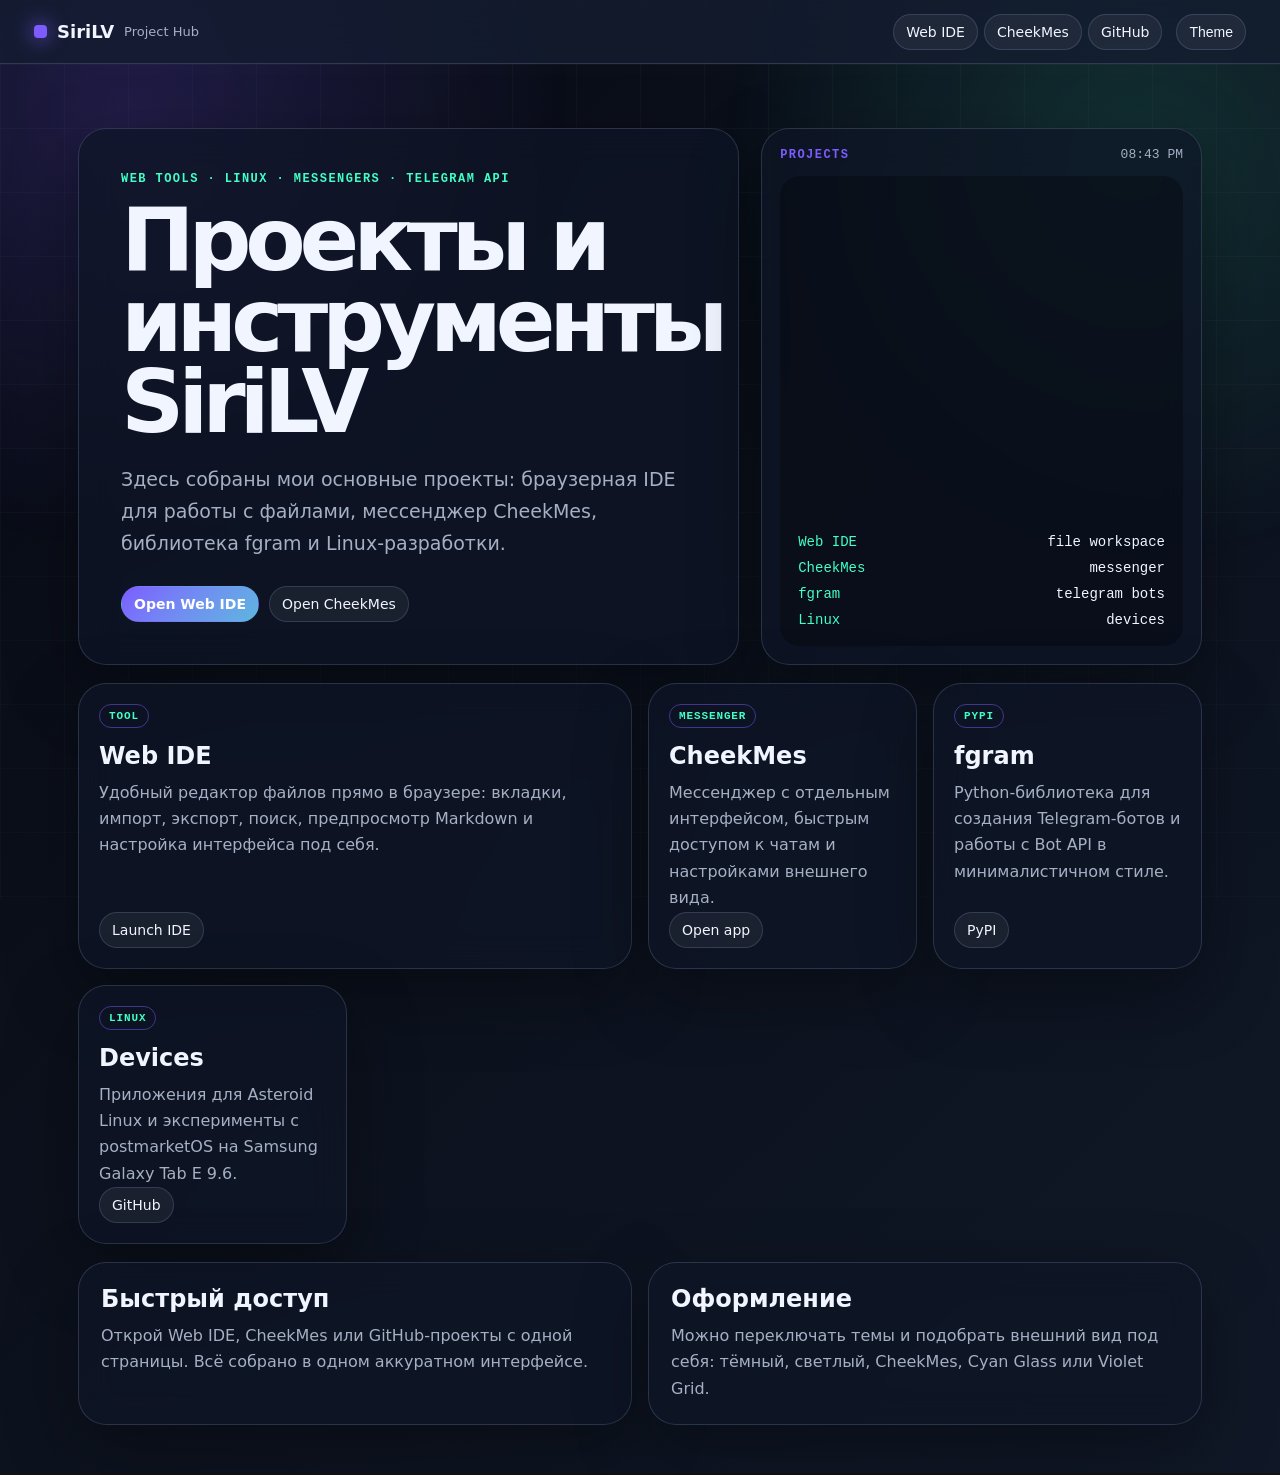
<file: index.html>
<!doctype html>
<html lang="ru" data-theme="dark" data-bg="mesh">
<head>
  <meta charset="utf-8">
  <meta name="viewport" content="width=device-width, initial-scale=1, viewport-fit=cover">
  <meta name="theme-color" content="#080b14">
  <meta name="description" content="SiriLV project hub: Web IDE, CheekMes, fgram and Linux projects.">
  <title>SiriLV Hub</title>
  <link rel="icon" type="image/svg+xml" href="/favicon.svg?v=20260620-4">
  <link rel="alternate icon" href="/favicon.ico?v=20260620-4">
  <link rel="stylesheet" href="style.css?v=20260620-10">
</head>
<body>
  <div class="bg" aria-hidden="true"></div>
  <header class="topbar">
    <a class="brand" href="/"><span></span><b>SiriLV</b><em>Project Hub</em></a>
    <nav class="nav" aria-label="Projects">
      <a href="/web/">Web IDE</a>
      <a href="/cheekmes/">CheekMes</a>
      <a href="https://github.com/SiriLV" target="_blank" rel="noopener">GitHub</a>
    </nav>
    <button id="themeBtn" class="ghost" type="button">Theme</button>
  </header>

  <main class="page">
    <section class="hero">
      <div class="hero-copy">
        <p class="eyebrow">web tools · linux · messengers · telegram api</p>
        <h1>Проекты и инструменты SiriLV</h1>
        <p class="lead">Здесь собраны мои основные проекты: браузерная IDE для работы с файлами, мессенджер CheekMes, библиотека fgram и Linux-разработки.</p>
        <div class="hero-actions">
          <a class="primary" href="/web/">Open Web IDE</a>
          <a class="secondary" href="/cheekmes/">Open CheekMes</a>
        </div>
      </div>
      <aside class="system-card">
        <div class="card-head"><b>PROJECTS</b><span id="clock">--:--</span></div>
        <div class="terminal-mini" aria-label="Project status">
          <p><span>Web IDE</span> file workspace</p>
          <p><span>CheekMes</span> messenger</p>
          <p><span>fgram</span> telegram bots</p>
          <p><span>Linux</span> devices</p>
        </div>
      </aside>
    </section>

    <section class="grid" aria-label="Core projects">
      <article class="project-card featured">
        <div class="tag">TOOL</div>
        <h2>Web IDE</h2>
        <p>Удобный редактор файлов прямо в браузере: вкладки, импорт, экспорт, поиск, предпросмотр Markdown и настройка интерфейса под себя.</p>
        <a href="/web/">Launch IDE</a>
      </article>
      <article class="project-card">
        <div class="tag">MESSENGER</div>
        <h2>CheekMes</h2>
        <p>Мессенджер с отдельным интерфейсом, быстрым доступом к чатам и настройками внешнего вида.</p>
        <a href="/cheekmes/">Open app</a>
      </article>
      <article class="project-card">
        <div class="tag">PYPI</div>
        <h2>fgram</h2>
        <p>Python-библиотека для создания Telegram-ботов и работы с Bot API в минималистичном стиле.</p>
        <a href="https://pypi.org/project/fgram/" target="_blank" rel="noopener">PyPI</a>
      </article>
      <article class="project-card">
        <div class="tag">LINUX</div>
        <h2>Devices</h2>
        <p>Приложения для Asteroid Linux и эксперименты с postmarketOS на Samsung Galaxy Tab E 9.6.</p>
        <a href="https://github.com/SiriLV" target="_blank" rel="noopener">GitHub</a>
      </article>
    </section>

    <section class="panel-row">
      <article class="panel">
        <h2>Быстрый доступ</h2>
        <p>Открой Web IDE, CheekMes или GitHub-проекты с одной страницы. Всё собрано в одном аккуратном интерфейсе.</p>
      </article>
      <article class="panel">
        <h2>Оформление</h2>
        <p>Можно переключать темы и подобрать внешний вид под себя: тёмный, светлый, CheekMes, Cyan Glass или Violet Grid.</p>
      </article>
    </section>
  </main>

  <section id="themePanel" class="theme-panel" hidden>
    <b>Theme</b>
    <button type="button" data-theme="dark">Dark</button>
    <button type="button" data-theme="cheek">CheekMes</button>
    <button type="button" data-theme="cyan">Cyan Glass</button>
    <button type="button" data-theme="violet">Violet Grid</button>
    <button type="button" data-theme="light">Light</button>
  </section>

  <script src="script.js?v=20260620-10" defer></script>
</body>
</html>
</file>
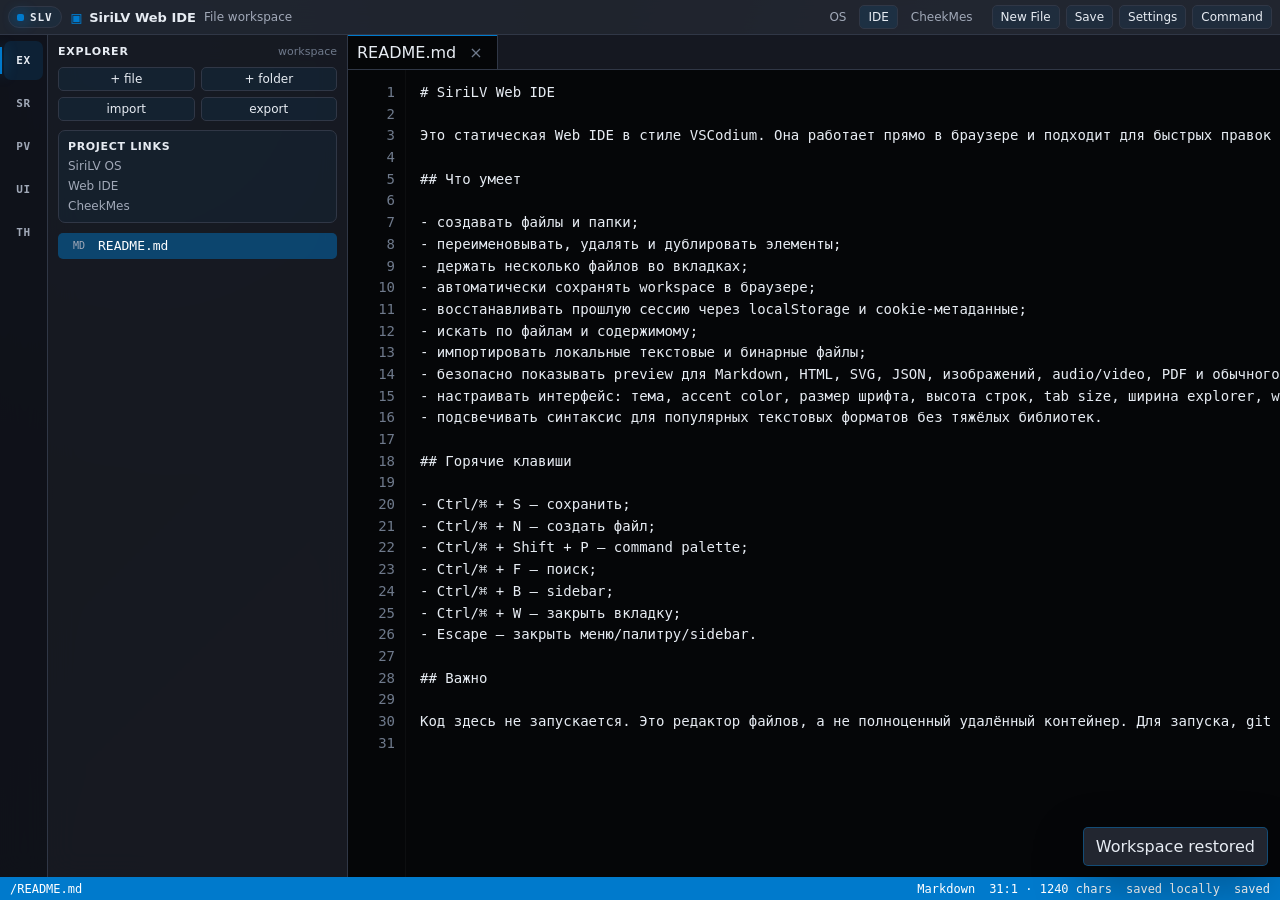
<file: web/index.html>
<!doctype html><html lang="ru"><head><meta charset="utf-8"><meta name="viewport" content="width=device-width, initial-scale=1, viewport-fit=cover"><meta name="theme-color" content="#1f1f1f"><meta name="description" content="SiriLV Web IDE — browser editor for working with files on any device."><title>SiriLV Web IDE</title><link rel="icon" type="image/svg+xml" href="favicon.svg"><link rel="stylesheet" href="styles.css?v=20260620-8"></head><body><div class="ide-shell" data-sidebar="explorer"><header class="titlebar"><button id="toggleSidebar" class="title-icon mobile-only" type="button" aria-label="Open sidebar">MENU</button><div class="system-badge" aria-hidden="true"><span></span><b>SLV</b></div><div class="brand"><span class="brand-mark">▣</span><b>SiriLV Web IDE</b><span>File workspace</span></div><nav class="project-switcher" aria-label="Project switcher"><a href="/">OS</a><a href="/web/" aria-current="page">IDE</a><a href="/cheekmes/">CheekMes</a></nav><nav class="title-actions" aria-label="Project actions"><button id="newFileTop" type="button">New File</button><button id="saveTop" type="button">Save</button><button id="settingsTop" type="button">Settings</button><button id="paletteTop" type="button">Command</button></nav></header><aside class="activitybar" aria-label="Activity bar"><button class="activity active" type="button" data-panel="explorer" title="Explorer">EX</button><button class="activity" type="button" data-panel="search" title="Search">SR</button><button class="activity" type="button" data-action="preview" title="Preview">PV</button><button class="activity" type="button" data-panel="settings" title="Settings">UI</button><button class="activity" type="button" data-action="theme" title="Theme">TH</button></aside><aside id="sidebar" class="sidebar" aria-label="Side bar"><section class="side-panel" data-panel-view="explorer"><div class="side-head"><b>Explorer</b><span id="workspaceName">workspace</span></div><div class="explorer-actions"><button id="newFileSide" type="button" title="New file">+ file</button><button id="newFolderSide" type="button" title="New folder">+ folder</button><button id="importSide" type="button" title="Import files">import</button><button id="exportSide" type="button" title="Export workspace">export</button></div><div class="ecosystem-card"><b>Project links</b><a href="/">SiriLV OS</a><a href="/web/">Web IDE</a><a href="/cheekmes/">CheekMes</a></div><div id="fileTree" class="file-tree" role="tree"></div></section><section class="side-panel" data-panel-view="search" hidden><div class="side-head"><b>Search</b><span>workspace</span></div><input id="searchInput" class="input" type="search" placeholder="Search files and content"><div id="searchResults" class="search-results"></div></section><section class="side-panel" data-panel-view="settings" hidden><div class="side-head"><b>Settings</b><span>interface</span></div><div class="settings-grid"><label>Theme<select id="setTheme"><option value="dark">Dark</option><option value="light">Light</option><option value="contrast">High contrast</option><option value="cheek">CheekMes</option><option value="cyan">Cyan Glass</option><option value="violet">Violet Grid</option></select></label><label>Accent<input id="setAccent" type="color"></label><label>Background<select id="setBgMode"><option value="solid">Solid</option><option value="gradient">Gradient</option><option value="mesh">Mesh</option></select></label><label>Background A<input id="setBgA" type="color"></label><label>Background B<input id="setBgB" type="color"></label><label>Font size<input id="setFontSize" type="range" min="12" max="22"></label><label>Line height<input id="setLineHeight" type="range" min="120" max="190"></label><label>Tab size<input id="setTabSize" type="number" min="2" max="8"></label><label>Explorer width<input id="setSidebarWidth" type="range" min="240" max="440"></label><label class="check"><input id="setWordWrap" type="checkbox"> Word wrap</label><label class="check"><input id="setCompact" type="checkbox"> Compact UI</label><label class="check"><input id="setAutosave" type="checkbox"> Autosave</label></div><div class="settings-actions"><button id="resetSettings" type="button">Reset settings</button><button id="resetWorkspace" type="button">Reset workspace</button></div></section></aside><main class="editor-area" aria-label="Editor area"><div id="tabs" class="tabs" role="tablist"></div><section id="emptyState" class="empty-state" hidden><h1>SiriLV Web IDE</h1><p>No file is open. Create or select a file in Explorer.</p><button id="emptyNewFile" type="button">Create file</button></section><section id="editorWrap" class="editor-wrap"><pre id="lineNumbers" class="line-numbers" aria-hidden="true">1</pre><textarea id="editor" class="editor" spellcheck="false" autocomplete="off" autocapitalize="off" aria-label="Code editor"></textarea></section></main><aside id="previewPanel" class="preview-panel" hidden><header><b id="previewTitle">Preview</b><button id="closePreview" type="button" aria-label="Close preview">×</button></header><div id="previewBody" class="preview-body"></div></aside><footer class="statusbar"><span id="statusPath">/README.md</span><span id="statusLang">Markdown</span><span id="statusStats">1:1 · 0 chars</span><span id="statusStorage">saved locally</span><span id="statusSaved">saved</span></footer></div><div id="contextMenu" class="context-menu" hidden></div><div id="toast" class="toast" role="status" aria-live="polite"></div><section id="commandModal" class="modal" hidden><div class="modal-card"><header><b>Command Palette</b><button id="closeCommands" type="button" aria-label="Close command palette">×</button></header><input id="commandInput" class="input" type="search" placeholder="Type a command"><div id="commandList" class="command-list"></div></div></section><input id="fileInput" type="file" multiple hidden><script src="app.js?v=20260620-8" defer></script><script src="ide-integration.js?v=20260620-10" defer></script><script src="ui-cleanup.js?v=20260620-1" defer></script></body></html>
</file>
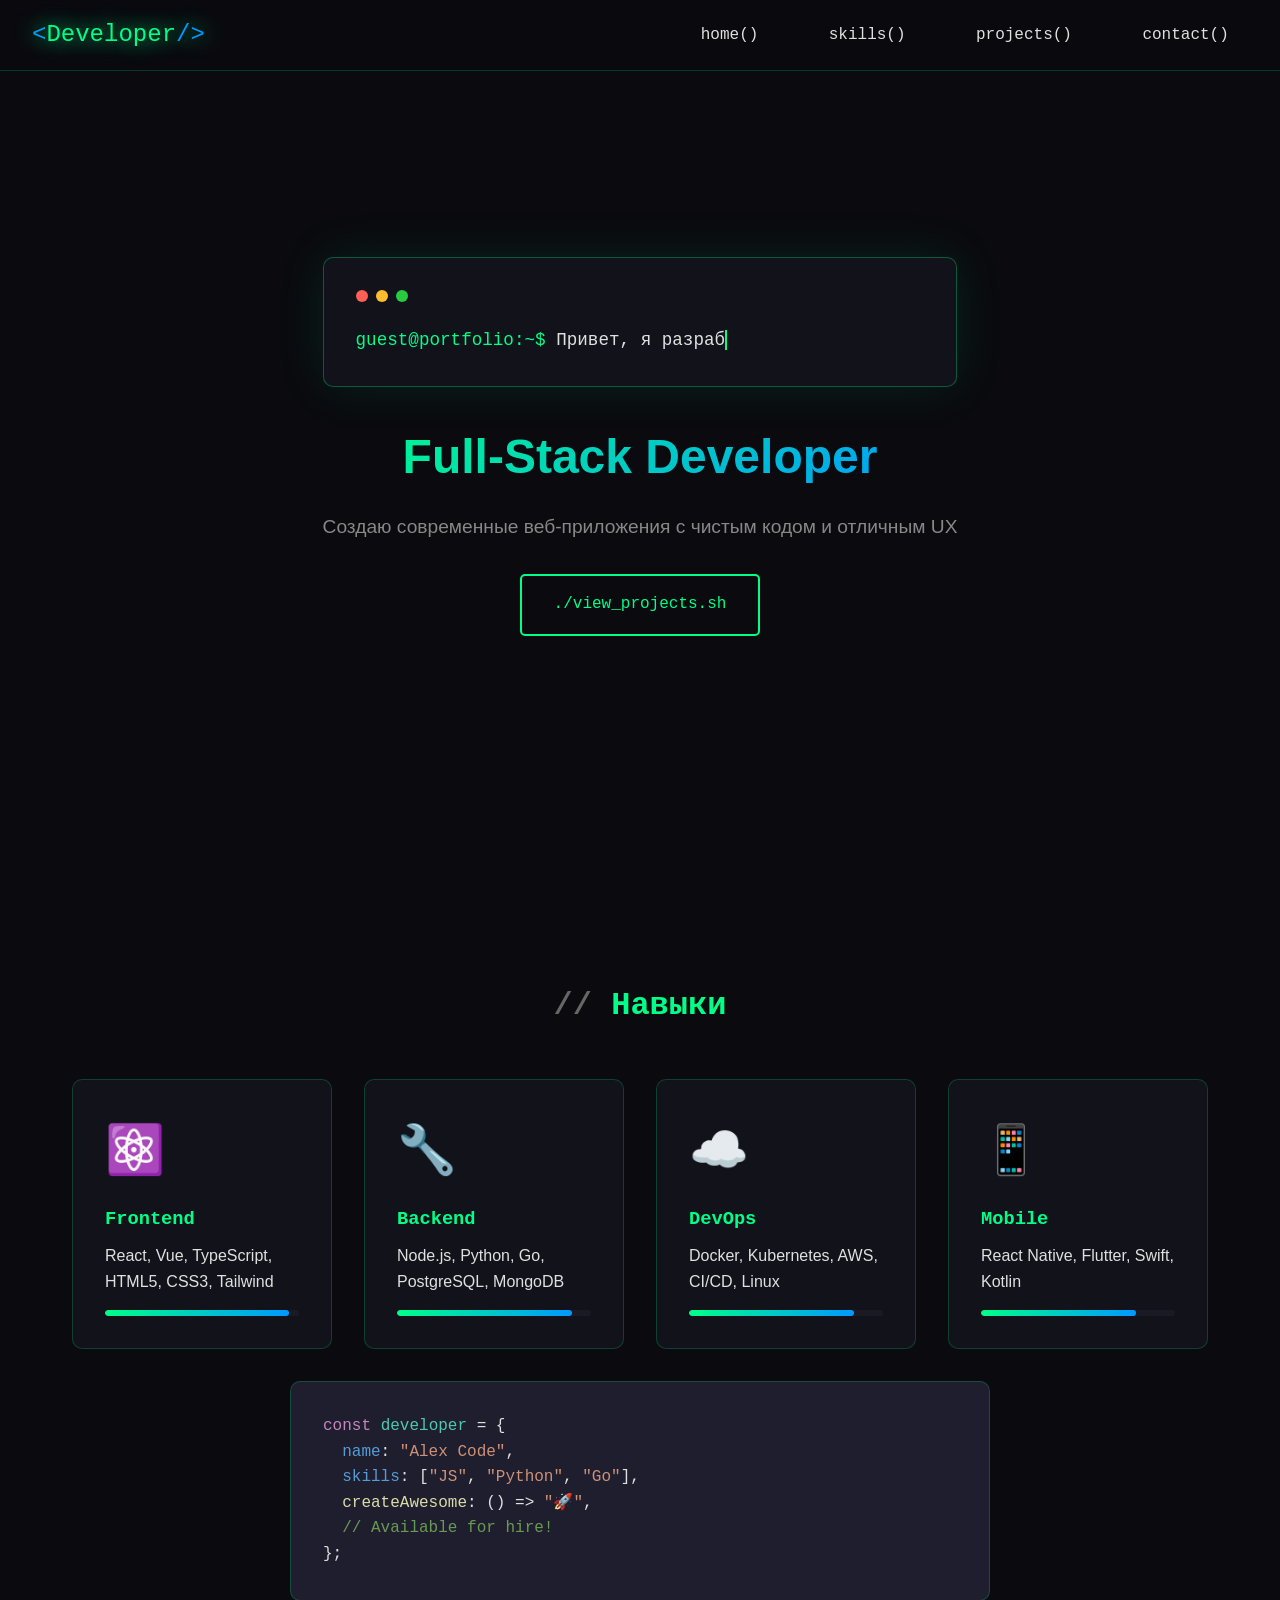
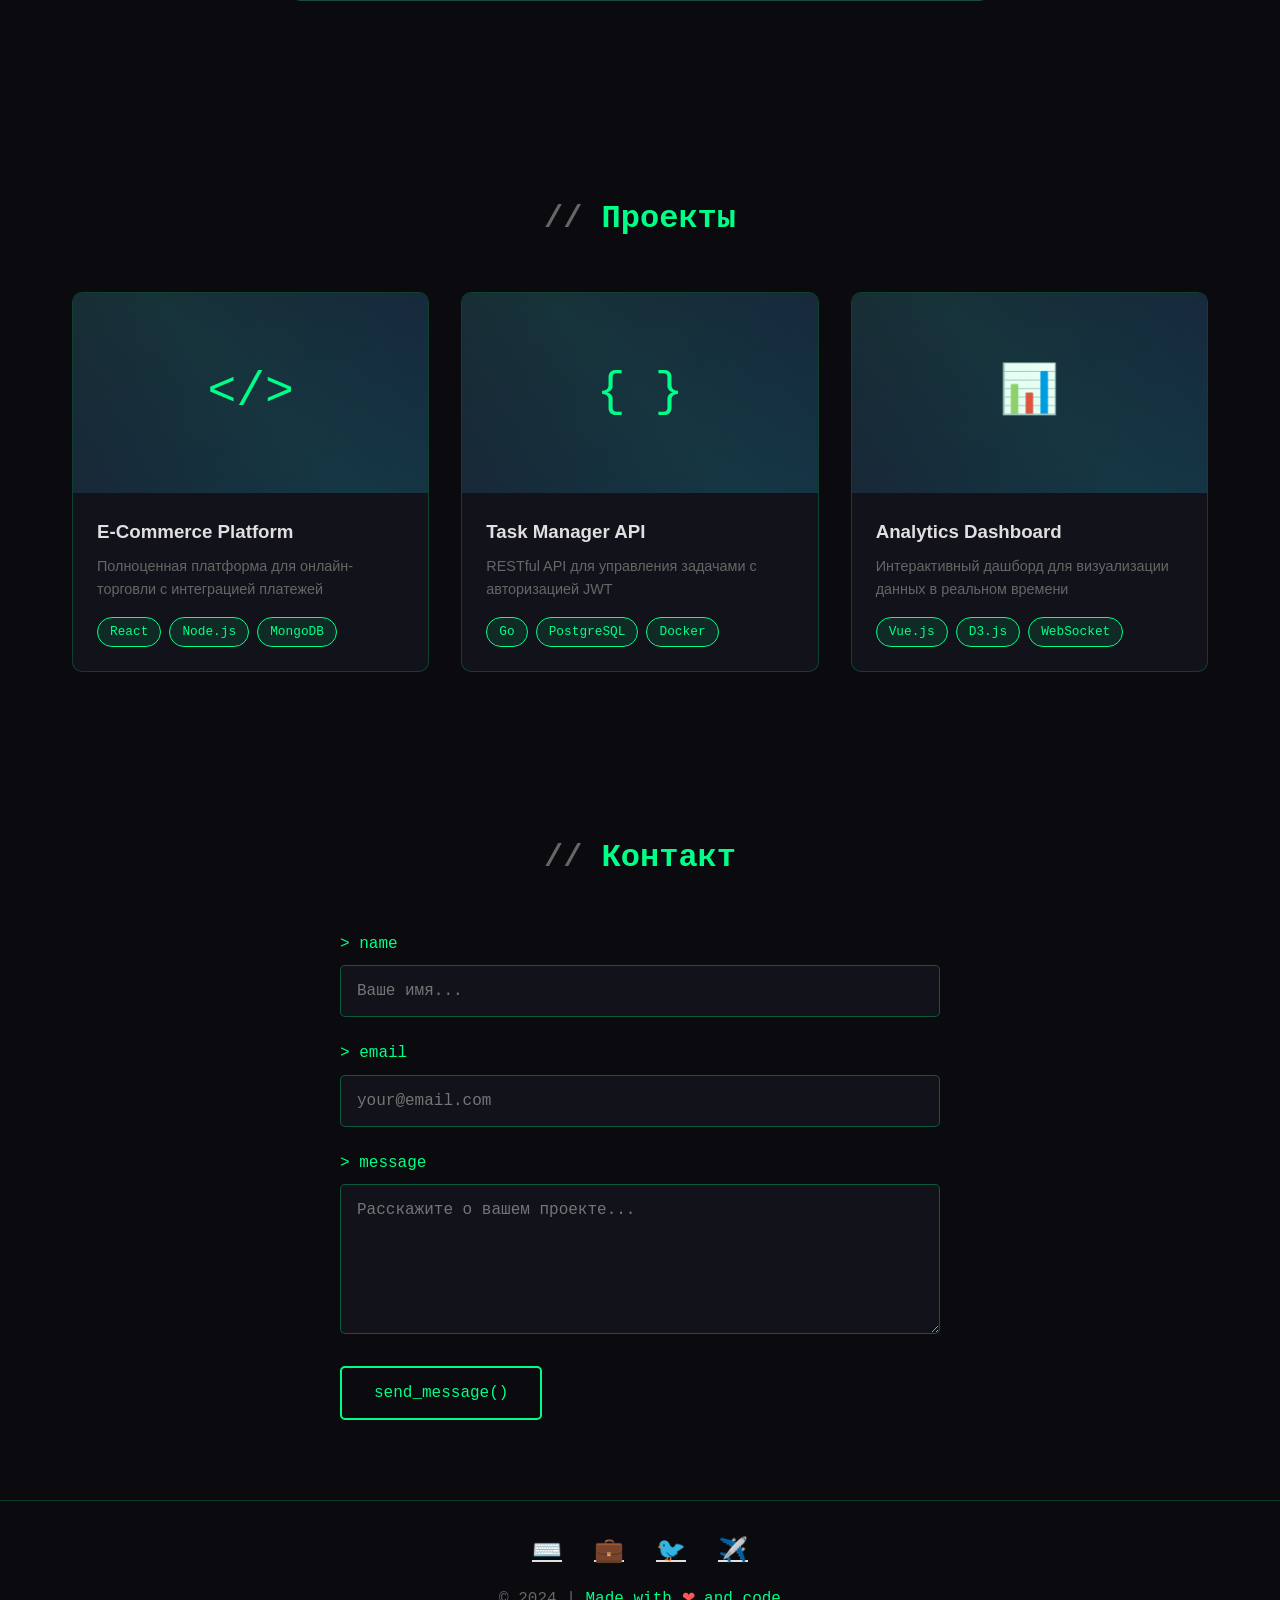
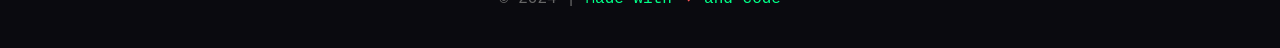
<file: main.html>
<!DOCTYPE html>
<html lang="ru">
<head>
    <meta charset="UTF-8">
    <meta name="viewport" content="width=device-width, initial-scale=1.0">
    <title>Developer Portfolio</title>
    <style>
        * {
            margin: 0;
            padding: 0;
            box-sizing: border-box;
        }

        :root {
            --primary: #00ff88;
            --secondary: #0099ff;
            --bg-dark: #0a0a0f;
            --bg-card: #12121a;
            --text: #e0e0e0;
            --code-green: #4ec9b0;
            --code-blue: #569cd6;
            --code-purple: #c586c0;
            --code-yellow: #dcdcaa;
            --code-orange: #ce9178;
        }

        html {
            scroll-behavior: smooth;
        }

        body {
            font-family: 'Segoe UI', Tahoma, Geneva, Verdana, sans-serif;
            background: var(--bg-dark);
            color: var(--text);
            overflow-x: hidden;
            line-height: 1.6;
        }

        /* Animated Code Background */
        #code-bg {
            position: fixed;
            top: 0;
            left: 0;
            width: 100%;
            height: 100%;
            z-index: -1;
            overflow: hidden;
            opacity: 0.15;
        }

        .code-column {
            position: absolute;
            top: -100%;
            font-family: 'Consolas', 'Courier New', monospace;
            font-size: 14px;
            line-height: 1.4;
            color: var(--primary);
            animation: fall linear infinite;
            white-space: pre;
            text-shadow: 0 0 10px var(--primary);
        }

        @keyframes fall {
            0% { transform: translateY(0); }
            100% { transform: translateY(200vh); }
        }

        /* Navigation */
        nav {
            position: fixed;
            top: 0;
            width: 100%;
            padding: 1rem 2rem;
            background: rgba(10, 10, 15, 0.9);
            backdrop-filter: blur(10px);
            z-index: 1000;
            display: flex;
            justify-content: space-between;
            align-items: center;
            border-bottom: 1px solid rgba(0, 255, 136, 0.2);
        }

        .logo {
            font-family: 'Consolas', monospace;
            font-size: 1.5rem;
            color: var(--primary);
            text-shadow: 0 0 20px var(--primary);
        }

        .logo::before { content: '<'; color: var(--secondary); }
        .logo::after { content: '/>'; color: var(--secondary); }

        .nav-links {
            display: flex;
            gap: 2rem;
            list-style: none;
        }

        .nav-links a {
            color: var(--text);
            text-decoration: none;
            font-family: 'Consolas', monospace;
            transition: all 0.3s ease;
            position: relative;
        }

        .nav-links a::before { content: '{ '; opacity: 0; transition: 0.3s; }
        .nav-links a::after { content: ' }'; opacity: 0; transition: 0.3s; }

        .nav-links a:hover {
            color: var(--primary);
            text-shadow: 0 0 10px var(--primary);
        }

        .nav-links a:hover::before,
        .nav-links a:hover::after {
            opacity: 1;
            color: var(--secondary);
        }

        /* Hero Section */
        .hero {
            min-height: 100vh;
            display: flex;
            align-items: center;
            justify-content: center;
            padding: 2rem;
            position: relative;
        }

        .hero-content {
            text-align: center;
            max-width: 800px;
        }

        .terminal {
            background: var(--bg-card);
            border-radius: 10px;
            padding: 2rem;
            border: 1px solid rgba(0, 255, 136, 0.3);
            box-shadow: 0 0 50px rgba(0, 255, 136, 0.1);
            text-align: left;
            margin-bottom: 2rem;
        }

        .terminal-header {
            display: flex;
            gap: 8px;
            margin-bottom: 1.5rem;
        }

        .terminal-btn {
            width: 12px;
            height: 12px;
            border-radius: 50%;
        }

        .btn-red { background: #ff5f56; }
        .btn-yellow { background: #ffbd2e; }
        .btn-green { background: #27ca40; }

        .terminal-body {
            font-family: 'Consolas', 'Courier New', monospace;
            font-size: 1.1rem;
        }

        .prompt {
            color: var(--primary);
        }

        .typing-text {
            color: var(--text);
            border-right: 2px solid var(--primary);
            animation: blink 1s infinite;
            display: inline;
        }

        @keyframes blink {
            0%, 50% { border-color: var(--primary); }
            51%, 100% { border-color: transparent; }
        }

        .hero h1 {
            font-size: 3rem;
            margin-bottom: 1rem;
            background: linear-gradient(135deg, var(--primary), var(--secondary));
            -webkit-background-clip: text;
            -webkit-text-fill-color: transparent;
            background-clip: text;
            animation: glow 2s ease-in-out infinite alternate;
        }

        @keyframes glow {
            from { filter: drop-shadow(0 0 20px rgba(0, 255, 136, 0.5)); }
            to { filter: drop-shadow(0 0 30px rgba(0, 153, 255, 0.5)); }
        }

        .hero p {
            font-size: 1.2rem;
            color: #888;
            margin-bottom: 2rem;
        }

        .btn {
            display: inline-block;
            padding: 1rem 2rem;
            background: transparent;
            border: 2px solid var(--primary);
            color: var(--primary);
            font-family: 'Consolas', monospace;
            font-size: 1rem;
            text-decoration: none;
            border-radius: 5px;
            transition: all 0.3s ease;
            cursor: pointer;
            position: relative;
            overflow: hidden;
        }

        .btn::before {
            content: '';
            position: absolute;
            top: 0;
            left: -100%;
            width: 100%;
            height: 100%;
            background: linear-gradient(90deg, transparent, rgba(0, 255, 136, 0.2), transparent);
            transition: 0.5s;
        }

        .btn:hover::before {
            left: 100%;
        }

        .btn:hover {
            background: var(--primary);
            color: var(--bg-dark);
            box-shadow: 0 0 30px rgba(0, 255, 136, 0.5);
            transform: translateY(-3px);
        }

        /* Sections */
        section {
            padding: 5rem 2rem;
            max-width: 1200px;
            margin: 0 auto;
        }

        .section-title {
            font-family: 'Consolas', monospace;
            font-size: 2rem;
            margin-bottom: 3rem;
            text-align: center;
            color: var(--primary);
        }

        .section-title::before { content: '// '; color: #666; }

        /* Skills */
        .skills-grid {
            display: grid;
            grid-template-columns: repeat(auto-fit, minmax(250px, 1fr));
            gap: 2rem;
        }

        .skill-card {
            background: var(--bg-card);
            border: 1px solid rgba(0, 255, 136, 0.2);
            border-radius: 10px;
            padding: 2rem;
            transition: all 0.3s ease;
            position: relative;
            overflow: hidden;
        }

        .skill-card::before {
            content: '';
            position: absolute;
            top: 0;
            left: 0;
            width: 100%;
            height: 3px;
            background: linear-gradient(90deg, var(--primary), var(--secondary));
            transform: scaleX(0);
            transition: 0.3s;
        }

        .skill-card:hover::before {
            transform: scaleX(1);
        }

        .skill-card:hover {
            transform: translateY(-10px);
            box-shadow: 0 20px 40px rgba(0, 0, 0, 0.3);
            border-color: var(--primary);
        }

        .skill-icon {
            font-size: 3rem;
            margin-bottom: 1rem;
        }

        .skill-card h3 {
            color: var(--primary);
            margin-bottom: 0.5rem;
            font-family: 'Consolas', monospace;
        }

        .skill-bar {
            height: 6px;
            background: #1a1a25;
            border-radius: 3px;
            margin-top: 1rem;
            overflow: hidden;
        }

        .skill-progress {
            height: 100%;
            background: linear-gradient(90deg, var(--primary), var(--secondary));
            border-radius: 3px;
            width: 0;
            transition: width 1.5s ease;
        }

        /* Projects */
        .projects-grid {
            display: grid;
            grid-template-columns: repeat(auto-fit, minmax(350px, 1fr));
            gap: 2rem;
        }

        .project-card {
            background: var(--bg-card);
            border-radius: 10px;
            overflow: hidden;
            border: 1px solid rgba(0, 255, 136, 0.2);
            transition: all 0.3s ease;
        }

        .project-card:hover {
            transform: scale(1.02);
            border-color: var(--primary);
            box-shadow: 0 0 40px rgba(0, 255, 136, 0.2);
        }

        .project-image {
            height: 200px;
            background: linear-gradient(135deg, #1a1a2e 0%, #16213e 100%);
            display: flex;
            align-items: center;
            justify-content: center;
            font-family: 'Consolas', monospace;
            color: var(--primary);
            font-size: 3rem;
            position: relative;
            overflow: hidden;
        }

        .project-image::after {
            content: '';
            position: absolute;
            width: 200%;
            height: 200%;
            background: linear-gradient(45deg, transparent, rgba(0, 255, 136, 0.1), transparent);
            animation: shimmer 3s infinite;
        }

        @keyframes shimmer {
            0% { transform: translateX(-100%) translateY(-100%) rotate(45deg); }
            100% { transform: translateX(100%) translateY(100%) rotate(45deg); }
        }

        .project-content {
            padding: 1.5rem;
        }

        .project-content h3 {
            color: var(--text);
            margin-bottom: 0.5rem;
        }

        .project-content p {
            color: #666;
            font-size: 0.9rem;
            margin-bottom: 1rem;
        }

        .project-tags {
            display: flex;
            gap: 0.5rem;
            flex-wrap: wrap;
        }

        .tag {
            padding: 0.25rem 0.75rem;
            background: rgba(0, 255, 136, 0.1);
            border: 1px solid var(--primary);
            border-radius: 20px;
            font-size: 0.8rem;
            color: var(--primary);
            font-family: 'Consolas', monospace;
        }

        /* Code Block Animation */
        .code-block {
            background: #1e1e2e;
            border-radius: 10px;
            padding: 2rem;
            margin: 2rem auto;
            max-width: 700px;
            font-family: 'Consolas', monospace;
            border: 1px solid rgba(0, 255, 136, 0.2);
            overflow-x: auto;
        }

        .code-block .keyword { color: var(--code-purple); }
        .code-block .function { color: var(--code-yellow); }
        .code-block .string { color: var(--code-orange); }
        .code-block .type { color: var(--code-blue); }
        .code-block .variable { color: var(--code-green); }
        .code-block .comment { color: #6a9955; }

        /* Contact */
        .contact-form {
            max-width: 600px;
            margin: 0 auto;
        }

        .form-group {
            margin-bottom: 1.5rem;
        }

        .form-group label {
            display: block;
            margin-bottom: 0.5rem;
            font-family: 'Consolas', monospace;
            color: var(--primary);
        }

        .form-group label::before { content: '> '; }

        .form-group input,
        .form-group textarea {
            width: 100%;
            padding: 1rem;
            background: var(--bg-card);
            border: 1px solid rgba(0, 255, 136, 0.3);
            border-radius: 5px;
            color: var(--text);
            font-family: 'Consolas', monospace;
            font-size: 1rem;
            transition: all 0.3s ease;
        }

        .form-group input:focus,
        .form-group textarea:focus {
            outline: none;
            border-color: var(--primary);
            box-shadow: 0 0 20px rgba(0, 255, 136, 0.2);
        }

        .form-group textarea {
            min-height: 150px;
            resize: vertical;
        }

        /* Footer */
        footer {
            text-align: center;
            padding: 2rem;
            border-top: 1px solid rgba(0, 255, 136, 0.2);
            font-family: 'Consolas', monospace;
            color: #666;
        }

        .social-links {
            display: flex;
            justify-content: center;
            gap: 2rem;
            margin-bottom: 1rem;
        }

        .social-links a {
            color: var(--text);
            font-size: 1.5rem;
            transition: all 0.3s ease;
        }

        .social-links a:hover {
            color: var(--primary);
            transform: translateY(-5px);
            text-shadow: 0 0 20px var(--primary);
        }

        /* Scroll indicator */
        .scroll-indicator {
            position: fixed;
            top: 0;
            left: 0;
            height: 3px;
            background: linear-gradient(90deg, var(--primary), var(--secondary));
            z-index: 1001;
            transition: width 0.1s;
        }

        /* Responsive */
        @media (max-width: 768px) {
            .nav-links { display: none; }
            .hero h1 { font-size: 2rem; }
            .terminal { padding: 1rem; }
            .terminal-body { font-size: 0.9rem; }
            section { padding: 3rem 1rem; }
            .projects-grid { grid-template-columns: 1fr; }
        }

        /* Animations on scroll */
        .fade-in {
            opacity: 0;
            transform: translateY(30px);
            transition: all 0.6s ease;
        }

        .fade-in.visible {
            opacity: 1;
            transform: translateY(0);
        }

        /* Particles */
        .particle {
            position: fixed;
            pointer-events: none;
            border-radius: 50%;
            animation: float 3s ease-in-out infinite;
        }

        @keyframes float {
            0%, 100% { transform: translateY(0) rotate(0deg); opacity: 1; }
            50% { transform: translateY(-20px) rotate(180deg); opacity: 0.5; }
        }
    </style>
</head>
<body>
    <!-- Scroll Progress Indicator -->
    <div class="scroll-indicator" id="scrollIndicator"></div>

    <!-- Animated Code Background -->
    <div id="code-bg"></div>

    <!-- Navigation -->
    <nav>
        <div class="logo">Developer</div>
        <ul class="nav-links">
            <li><a href="#home">home()</a></li>
            <li><a href="#skills">skills()</a></li>
            <li><a href="#projects">projects()</a></li>
            <li><a href="#contact">contact()</a></li>
        </ul>
    </nav>

    <!-- Hero Section -->
    <section class="hero" id="home">
        <div class="hero-content">
            <div class="terminal fade-in">
                <div class="terminal-header">
                    <div class="terminal-btn btn-red"></div>
                    <div class="terminal-btn btn-yellow"></div>
                    <div class="terminal-btn btn-green"></div>
                </div>
                <div class="terminal-body">
                    <span class="prompt">guest@portfolio:~$</span> <span class="typing-text" id="typed"></span>
                </div>
            </div>
            <h1 class="fade-in">Full-Stack Developer</h1>
            <p class="fade-in">Создаю современные веб-приложения с чистым кодом и отличным UX</p>
            <a href="#projects" class="btn fade-in">./view_projects.sh</a>
        </div>
    </section>

    <!-- Skills Section -->
    <section id="skills">
        <h2 class="section-title fade-in">Навыки</h2>
        <div class="skills-grid">
            <div class="skill-card fade-in">
                <div class="skill-icon">⚛️</div>
                <h3>Frontend</h3>
                <p>React, Vue, TypeScript, HTML5, CSS3, Tailwind</p>
                <div class="skill-bar">
                    <div class="skill-progress" data-progress="95"></div>
                </div>
            </div>
            <div class="skill-card fade-in">
                <div class="skill-icon">🔧</div>
                <h3>Backend</h3>
                <p>Node.js, Python, Go, PostgreSQL, MongoDB</p>
                <div class="skill-bar">
                    <div class="skill-progress" data-progress="90"></div>
                </div>
            </div>
            <div class="skill-card fade-in">
                <div class="skill-icon">☁️</div>
                <h3>DevOps</h3>
                <p>Docker, Kubernetes, AWS, CI/CD, Linux</p>
                <div class="skill-bar">
                    <div class="skill-progress" data-progress="85"></div>
                </div>
            </div>
            <div class="skill-card fade-in">
                <div class="skill-icon">📱</div>
                <h3>Mobile</h3>
                <p>React Native, Flutter, Swift, Kotlin</p>
                <div class="skill-bar">
                    <div class="skill-progress" data-progress="80"></div>
                </div>
            </div>
        </div>

        <!-- Code Block -->
        <div class="code-block fade-in">
            <span class="keyword">const</span> <span class="variable">developer</span> = {<br>
            &nbsp;&nbsp;<span class="type">name</span>: <span class="string">"Alex Code"</span>,<br>
            &nbsp;&nbsp;<span class="type">skills</span>: [<span class="string">"JS"</span>, <span class="string">"Python"</span>, <span class="string">"Go"</span>],<br>
            &nbsp;&nbsp;<span class="function">createAwesome</span>: () => <span class="string">"🚀"</span>,<br>
            &nbsp;&nbsp;<span class="comment">// Available for hire!</span><br>
            };
        </div>
    </section>

    <!-- Projects Section -->
    <section id="projects">
        <h2 class="section-title fade-in">Проекты</h2>
        <div class="projects-grid">
            <div class="project-card fade-in">
                <div class="project-image">&lt;/&gt;</div>
                <div class="project-content">
                    <h3>E-Commerce Platform</h3>
                    <p>Полноценная платформа для онлайн-торговли с интеграцией платежей</p>
                    <div class="project-tags">
                        <span class="tag">React</span>
                        <span class="tag">Node.js</span>
                        <span class="tag">MongoDB</span>
                    </div>
                </div>
            </div>
            <div class="project-card fade-in">
                <div class="project-image">{ }</div>
                <div class="project-content">
                    <h3>Task Manager API</h3>
                    <p>RESTful API для управления задачами с авторизацией JWT</p>
                    <div class="project-tags">
                        <span class="tag">Go</span>
                        <span class="tag">PostgreSQL</span>
                        <span class="tag">Docker</span>
                    </div>
                </div>
            </div>
            <div class="project-card fade-in">
                <div class="project-image">📊</div>
                <div class="project-content">
                    <h3>Analytics Dashboard</h3>
                    <p>Интерактивный дашборд для визуализации данных в реальном времени</p>
                    <div class="project-tags">
                        <span class="tag">Vue.js</span>
                        <span class="tag">D3.js</span>
                        <span class="tag">WebSocket</span>
                    </div>
                </div>
            </div>
        </div>
    </section>

    <!-- Contact Section -->
    <section id="contact">
        <h2 class="section-title fade-in">Контакт</h2>
        <form class="contact-form fade-in">
            <div class="form-group">
                <label for="name">name</label>
                <input type="text" id="name" placeholder="Ваше имя...">
            </div>
            <div class="form-group">
                <label for="email">email</label>
                <input type="email" id="email" placeholder="your@email.com">
            </div>
            <div class="form-group">
                <label for="message">message</label>
                <textarea id="message" placeholder="Расскажите о вашем проекте..."></textarea>
            </div>
            <button type="submit" class="btn">send_message()</button>
        </form>
    </section>

    <!-- Footer -->
    <footer>
        <div class="social-links">
            <a href="#" title="GitHub">⌨️</a>
            <a href="#" title="LinkedIn">💼</a>
            <a href="#" title="Twitter">🐦</a>
            <a href="#" title="Telegram">✈️</a>
        </div>
        <p>© 2024 | <span class="prompt">Made with</span> <span style="color: #ff5555;">❤</span> <span class="prompt">and</span> <span style="color: var(--primary);">code</span></p>
    </footer>

    <script>
        // Code snippets for background
        const codeSnippets = [
            'const app = express();',
            'function hello() {}',
            'import React from "react";',
            'SELECT * FROM users;',
            'git commit -m "fix"',
            'npm install',
            'docker build -t app .',
            'console.log("Hello!");',
            'return await fetch(url);',
            'if (success) {}',
            'export default App;',
            '.then(res => res.json())',
            'useState(null);',
            'async function getData()',
            'class Component {}',
            'for (let i = 0; i < n)',
            'const [state, setState]',
            'try { } catch (e) { }',
            'module.exports = {}',
            'router.get("/api")',
        ];

        // Create falling code columns
        function createCodeBackground() {
            const bg = document.getElementById('code-bg');
            const columns = Math.floor(window.innerWidth / 150);

            for (let i = 0; i < columns; i++) {
                const column = document.createElement('div');
                column.className = 'code-column';
                column.style.left = (i * 150 + Math.random() * 50) + 'px';
                column.style.animationDuration = (15 + Math.random() * 20) + 's';
                column.style.animationDelay = (Math.random() * -20) + 's';
                
                let code = '';
                for (let j = 0; j < 20; j++) {
                    code += codeSnippets[Math.floor(Math.random() * codeSnippets.length)] + '\n';
                }
                column.textContent = code;
                bg.appendChild(column);
            }
        }

        // Typing effect
        const phrases = [
            'Привет, я разработчик...',
            'Создаю веб-приложения...',
            'Пишу чистый код...',
            'Люблю новые технологии...',
            'console.log("Welcome!");'
        ];

        let phraseIndex = 0;
        let charIndex = 0;
        let isDeleting = false;
        const typedElement = document.getElementById('typed');

        function typeEffect() {
            const currentPhrase = phrases[phraseIndex];
            
            if (isDeleting) {
                typedElement.textContent = currentPhrase.substring(0, charIndex - 1);
                charIndex--;
            } else {
                typedElement.textContent = currentPhrase.substring(0, charIndex + 1);
                charIndex++;
            }

            let typeSpeed = isDeleting ? 50 : 100;

            if (!isDeleting && charIndex === currentPhrase.length) {
                typeSpeed = 2000;
                isDeleting = true;
            } else if (isDeleting && charIndex === 0) {
                isDeleting = false;
                phraseIndex = (phraseIndex + 1) % phrases.length;
                typeSpeed = 500;
            }

            setTimeout(typeEffect, typeSpeed);
        }

        // Scroll progress indicator
        function updateScrollProgress() {
            const scrollTop = document.documentElement.scrollTop;
            const scrollHeight = document.documentElement.scrollHeight - window.innerHeight;
            const progress = (scrollTop / scrollHeight) * 100;
            document.getElementById('scrollIndicator').style.width = progress + '%';
        }

        // Fade in on scroll
        function handleScrollAnimations() {
            const elements = document.querySelectorAll('.fade-in');
            elements.forEach(el => {
                const rect = el.getBoundingClientRect();
                if (rect.top < window.innerHeight - 100) {
                    el.classList.add('visible');
                }
            });

            // Animate skill bars
            document.querySelectorAll('.skill-progress').forEach(bar => {
                const rect = bar.getBoundingClientRect();
                if (rect.top < window.innerHeight - 50) {
                    bar.style.width = bar.dataset.progress + '%';
                }
            });
        }

        // Mouse trail particles
        let particleCount = 0;
        function createParticle(x, y) {
            if (particleCount > 20) return;
            
            const particle = document.createElement('div');
            particle.className = 'particle';
            particle.style.left = x + 'px';
            particle.style.top = y + 'px';
            particle.style.width = Math.random() * 8 + 4 + 'px';
            particle.style.height = particle.style.width;
            particle.style.background = Math.random() > 0.5 ? 'var(--primary)' : 'var(--secondary)';
            particle.style.boxShadow = `0 0 10px ${particle.style.background}`;
            document.body.appendChild(particle);
            particleCount++;

            setTimeout(() => {
                particle.remove();
                particleCount--;
            }, 1000);
        }

        // Initialize
        document.addEventListener('DOMContentLoaded', () => {
            createCodeBackground();
            typeEffect();
            handleScrollAnimations();
        });

        window.addEventListener('scroll', () => {
            updateScrollProgress();
            handleScrollAnimations();
        });

        // Throttled mouse move for particles
        let lastParticle = 0;
        document.addEventListener('mousemove', (e) => {
            if (Date.now() - lastParticle > 100) {
                createParticle(e.clientX, e.clientY);
                lastParticle = Date.now();
            }
        });

        // Form submit
        document.querySelector('.contact-form').addEventListener('submit', (e) => {
            e.preventDefault();
            alert('Сообщение отправлено! (демо)');
        });

        // Resize handler for code background
        window.addEventListener('resize', () => {
            document.getElementById('code-bg').innerHTML = '';
            createCodeBackground();
        });
    </script>
</body>
</html>
</file>
<file: style.css>
:root{color-scheme:dark;--bg:#080b14;--bg2:#101827;--panel:rgba(15,22,38,.72);--panel2:rgba(20,29,48,.92);--line:rgba(145,165,210,.22);--line2:rgba(124,92,255,.48);--text:#f1f5ff;--muted:#a5b0c4;--dim:#68758b;--accent:#7c5cff;--accent2:#42ffc6;--shadow:0 24px 70px rgba(0,0,0,.36);--mono:"Cascadia Code","JetBrains Mono",Consolas,monospace;--sans:Inter,system-ui,-apple-system,"Segoe UI",sans-serif}[data-theme=light]{color-scheme:light;--bg:#eef3ff;--bg2:#fff;--panel:rgba(255,255,255,.75);--panel2:rgba(255,255,255,.94);--line:rgba(30,50,90,.16);--line2:rgba(0,100,210,.34);--text:#131823;--muted:#526071;--dim:#7b8697;--accent:#006ed6;--accent2:#008f67;--shadow:0 22px 60px rgba(70,90,130,.18)}[data-theme=cheek]{--bg:#090611;--bg2:#160822;--panel:rgba(15,10,26,.74);--panel2:rgba(23,16,35,.92);--line:rgba(138,53,255,.28);--line2:rgba(138,53,255,.58);--text:#f8f2ff;--muted:#b8a7cd;--accent:#8a35ff;--accent2:#42ffc6}[data-theme=cyan]{--bg:#041014;--bg2:#082432;--panel:rgba(7,23,28,.74);--panel2:rgba(13,34,42,.92);--line:rgba(49,215,255,.26);--line2:rgba(49,215,255,.58);--text:#e8fcff;--muted:#9ac4cc;--accent:#31d7ff;--accent2:#8a35ff}[data-theme=violet]{--bg:#0c0915;--bg2:#1d1640;--panel:rgba(18,13,31,.74);--panel2:rgba(28,21,48,.92);--line:rgba(177,124,255,.3);--line2:rgba(177,124,255,.58);--text:#f3ecff;--muted:#b4a8ca;--accent:#b17cff;--accent2:#31d7ff}*{box-sizing:border-box}html,body{min-height:100%;margin:0}body{background:linear-gradient(135deg,var(--bg),var(--bg2));color:var(--text);font-family:var(--sans);-webkit-font-smoothing:antialiased}a{color:inherit}.bg{position:fixed;inset:0;pointer-events:none;background:radial-gradient(circle at 10% 12%,color-mix(in srgb,var(--accent) 28%,transparent),transparent 28rem),radial-gradient(circle at 88% 18%,color-mix(in srgb,var(--accent2) 18%,transparent),transparent 26rem),linear-gradient(90deg,rgba(255,255,255,.035) 1px,transparent 1px),linear-gradient(rgba(255,255,255,.035) 1px,transparent 1px);background-size:auto,auto,64px 64px,64px 64px;mask-image:linear-gradient(#000,rgba(0,0,0,.72));opacity:.78}.topbar{position:sticky;top:0;z-index:20;display:flex;align-items:center;gap:14px;min-height:64px;padding:10px clamp(14px,3vw,34px);border-bottom:1px solid var(--line);background:color-mix(in srgb,var(--panel2) 88%,transparent);backdrop-filter:blur(18px)}.brand{display:flex;align-items:center;gap:10px;min-width:0;text-decoration:none}.brand span{width:13px;height:13px;border-radius:4px;background:var(--accent);box-shadow:0 0 20px var(--accent)}.brand b{font-size:18px}.brand em{font-style:normal;color:var(--muted);font-size:13px}.nav{display:flex;gap:6px;margin-left:auto}.nav a,.ghost,.hero-actions a,.project-card a{border:1px solid var(--line);border-radius:999px;background:rgba(255,255,255,.055);color:var(--text);padding:9px 12px;text-decoration:none;cursor:pointer;font-size:14px}.nav a:hover,.ghost:hover,.hero-actions a:hover,.project-card a:hover{border-color:var(--line2);background:rgba(255,255,255,.1)}.page{position:relative;z-index:1;width:min(1180px,100%);margin:0 auto;padding:clamp(24px,5vw,70px) clamp(14px,3vw,28px) 48px}.hero{display:grid;grid-template-columns:minmax(0,1.2fr) minmax(280px,.8fr);gap:22px;align-items:stretch}.hero-copy,.system-card,.project-card,.panel{border:1px solid var(--line);border-radius:28px;background:var(--panel);box-shadow:var(--shadow);backdrop-filter:blur(18px)}.hero-copy{padding:clamp(24px,4vw,42px)}.eyebrow{margin:0 0 12px;color:var(--accent2);font:800 12px/1.4 var(--mono);letter-spacing:.12em;text-transform:uppercase}.hero h1{margin:0;font-size:clamp(42px,8vw,88px);line-height:.92;letter-spacing:-.07em}.lead{max-width:760px;margin:20px 0 0;color:var(--muted);font-size:clamp(16px,2vw,19px);line-height:1.7}.hero-actions{display:flex;flex-wrap:wrap;gap:10px;margin-top:26px}.hero-actions .primary{background:linear-gradient(135deg,var(--accent),color-mix(in srgb,var(--accent2) 55%,var(--accent)));border-color:transparent;color:#fff;font-weight:800}.system-card{padding:18px;display:flex;flex-direction:column}.card-head{display:flex;align-items:center;justify-content:space-between;gap:10px;margin-bottom:14px}.card-head b{font:800 12px var(--mono);letter-spacing:.12em;color:var(--accent)}.card-head span{font:13px var(--mono);color:var(--muted)}.terminal-mini{flex:1;display:grid;align-content:end;gap:10px;min-height:280px;padding:18px;border-radius:20px;background:rgba(0,0,0,.28);font:14px var(--mono)}.terminal-mini p{display:flex;justify-content:space-between;gap:12px;margin:0}.terminal-mini span{color:var(--accent2)}.grid{display:grid;grid-template-columns:repeat(4,minmax(0,1fr));gap:16px;margin-top:18px}.project-card{padding:20px;min-height:250px;display:flex;flex-direction:column}.project-card.featured{grid-column:span 2}.tag{width:max-content;margin-bottom:14px;border:1px solid var(--line2);border-radius:999px;padding:5px 9px;color:var(--accent2);font:800 11px var(--mono);letter-spacing:.08em}.project-card h2,.panel h2{margin:0 0 10px;font-size:24px}.project-card p,.panel p{margin:0;color:var(--muted);line-height:1.65}.project-card a{width:max-content;margin-top:auto}.panel-row{display:grid;grid-template-columns:1fr 1fr;gap:16px;margin-top:18px}.panel{padding:22px}.theme-panel{position:fixed;right:18px;top:72px;z-index:50;width:min(300px,calc(100vw - 36px));display:grid;gap:8px;padding:14px;border:1px solid var(--line2);border-radius:22px;background:var(--panel2);box-shadow:var(--shadow);backdrop-filter:blur(18px)}.theme-panel[hidden]{display:none}.theme-panel b{font:800 12px var(--mono);letter-spacing:.1em;text-transform:uppercase;color:var(--accent)}.theme-panel button{border:1px solid var(--line);border-radius:14px;background:rgba(255,255,255,.06);color:var(--text);padding:10px;text-align:left;cursor:pointer}.theme-panel button:hover{border-color:var(--line2)}@media(max-width:920px){.hero{grid-template-columns:1fr}.grid{grid-template-columns:repeat(2,minmax(0,1fr))}.system-card{min-height:260px}}@media(max-width:620px){.topbar{align-items:flex-start}.brand em,.nav a:nth-child(3){display:none}.nav{overflow:auto}.hero h1{font-size:44px}.grid,.panel-row{grid-template-columns:1fr}.project-card.featured{grid-column:auto}.terminal-mini{min-height:220px}.nav a,.ghost{padding:8px 9px;font-size:13px}}@media(prefers-reduced-motion:reduce){*{animation-duration:.001ms!important;transition-duration:.001ms!important}}
</file>
<file: web/styles.css>
:root{
  color-scheme:dark;
  --bg:#111318;--bg-a:#07090f;--bg-b:#151b2d;--side:#181b22;--side2:#222630;--act:#10131a;--editor:#050608;
  --tab:#151821;--line:#303746;--text:#e7ecf3;--muted:#a1a9b8;--dim:#6f7a8c;
  --accent:#7c5cff;--accent-rgb:124,92,255;--bad:#ff6d8a;--good:#52f2b5;
  --font-size:14px;--line-height:1.55;--tab-size:2;--sidebar-width:300px;
  --mono:"Cascadia Code","JetBrains Mono",Consolas,monospace;--sans:Inter,system-ui,-apple-system,"Segoe UI",sans-serif;
}
[data-theme=light]{color-scheme:light;--bg:#eef2fb;--bg-a:#eef2fb;--bg-b:#fff;--side:#f6f8fc;--side2:#e8edf7;--act:#e2e8f5;--editor:#fff;--tab:#edf1f8;--line:#cbd5e4;--text:#151923;--muted:#536072;--dim:#7c8796}
[data-theme=contrast]{color-scheme:dark;--bg:#000;--bg-a:#000;--bg-b:#000;--side:#000;--side2:#101010;--act:#000;--editor:#000;--tab:#111;--line:#777;--text:#fff;--muted:#ddd;--dim:#aaa}
[data-theme=cheek]{color-scheme:dark;--bg:#090611;--bg-a:#160822;--bg-b:#081225;--side:#0f0a1a;--side2:#171023;--act:#0b0713;--editor:#050308;--tab:#120b1e;--line:#42305b;--text:#f8f2ff;--muted:#b8a7cd;--dim:#806d9a;--accent:#8a35ff;--accent-rgb:138,53,255;--good:#42ffc6}
[data-theme=cyan]{color-scheme:dark;--bg:#061115;--bg-a:#041014;--bg-b:#082432;--side:#07171c;--side2:#0d222a;--act:#061116;--editor:#031014;--tab:#09202a;--line:#244b5c;--text:#e8fcff;--muted:#9ac4cc;--dim:#668b94;--accent:#31d7ff;--accent-rgb:49,215,255}
[data-theme=violet]{color-scheme:dark;--bg:#0c0915;--bg-a:#12071f;--bg-b:#1d1640;--side:#120d1f;--side2:#1c1530;--act:#0f0a1a;--editor:#07050c;--tab:#181127;--line:#463a68;--text:#f3ecff;--muted:#b4a8ca;--dim:#7f719a;--accent:#b17cff;--accent-rgb:177,124,255}
[data-compact=true]{--font-size:13px}
*{box-sizing:border-box}html,body{height:100%;margin:0}body{overflow:hidden;background:var(--bg);color:var(--text);font-family:var(--sans);-webkit-font-smoothing:antialiased}[hidden]{display:none!important}button,input,textarea,select{font:inherit}button{color:inherit}button:focus-visible,input:focus-visible,textarea:focus-visible,select:focus-visible,a:focus-visible{outline:2px solid var(--accent);outline-offset:-2px}
html[data-bg=solid] body{background:var(--bg-a)}html[data-bg=gradient] body{background:linear-gradient(135deg,var(--bg-a),var(--bg-b))}html[data-bg=mesh] body{background:radial-gradient(circle at 8% 4%,rgba(var(--accent-rgb),.22),transparent 28rem),radial-gradient(circle at 82% 18%,color-mix(in srgb,var(--bg-b) 72%,#fff 12%),transparent 28rem),radial-gradient(circle at 55% 100%,rgba(66,255,198,.12),transparent 28rem),linear-gradient(135deg,var(--bg-a),var(--bg-b))}
.ide-shell{height:100dvh;display:grid;grid-template-columns:48px var(--sidebar-width) minmax(0,1fr);grid-template-rows:35px minmax(0,1fr) 23px;grid-template-areas:"title title title" "activity sidebar editor" "status status status";background:transparent}.ide-shell:has(.preview-panel:not([hidden])){grid-template-columns:48px var(--sidebar-width) minmax(0,1fr) minmax(340px,34vw);grid-template-areas:"title title title title" "activity sidebar editor preview" "status status status status"}
.titlebar{grid-area:title;height:35px;display:flex;align-items:center;gap:10px;padding:0 8px;background:color-mix(in srgb,var(--side2) 92%,transparent);border-bottom:1px solid var(--line);user-select:none;backdrop-filter:blur(14px)}.system-badge{height:22px;display:flex;align-items:center;gap:6px;padding:0 8px;border:1px solid var(--line);border-radius:999px;background:rgba(var(--accent-rgb),.08);font:700 11px var(--mono);letter-spacing:.08em}.system-badge span{width:7px;height:7px;border-radius:2px;background:var(--accent);box-shadow:0 0 14px var(--accent)}.brand{min-width:0;display:flex;align-items:center;gap:8px;flex:1}.brand-mark{color:var(--accent);font-family:var(--mono)}.brand b{font-size:13px;white-space:nowrap}.brand span:last-child{color:var(--muted);font-size:12px;overflow:hidden;text-overflow:ellipsis;white-space:nowrap}.project-switcher{display:flex;gap:4px}.project-switcher a{color:var(--muted);text-decoration:none;border:1px solid transparent;border-radius:5px;padding:4px 8px;font-size:12px}.project-switcher a:hover,.project-switcher a[aria-current=page]{color:var(--text);border-color:var(--line);background:rgba(var(--accent-rgb),.12)}.title-actions{display:flex;gap:6px}.title-actions button,.explorer-actions button,.settings-actions button,.empty-state button,.title-icon,.binary-actions button{border:1px solid var(--line);background:rgba(var(--accent-rgb),.08);border-radius:5px;padding:4px 8px;color:var(--text);cursor:pointer;font-size:12px}.title-actions button:hover,.explorer-actions button:hover,.settings-actions button:hover,.empty-state button:hover,.binary-actions button:hover{background:rgba(var(--accent-rgb),.2);border-color:var(--accent)}
.activitybar{grid-area:activity;display:flex;flex-direction:column;gap:4px;padding:6px 4px;background:color-mix(in srgb,var(--act) 94%,transparent);border-right:1px solid var(--line);backdrop-filter:blur(12px)}.activity{width:39px;height:39px;border:0;border-radius:7px;background:transparent;color:var(--muted);cursor:pointer;font:800 11px var(--mono);letter-spacing:.05em;position:relative}.activity:hover,.activity.active{color:var(--text);background:rgba(var(--accent-rgb),.15)}.activity.active:before{content:"";position:absolute;left:-4px;top:6px;bottom:6px;width:2px;background:var(--accent);box-shadow:0 0 14px var(--accent)}
.sidebar{grid-area:sidebar;min-width:0;overflow:auto;background:color-mix(in srgb,var(--side) 92%,transparent);border-right:1px solid var(--line);backdrop-filter:blur(14px)}.side-panel{padding:10px}.side-head{display:flex;justify-content:space-between;gap:8px;align-items:baseline;margin-bottom:9px}.side-head b{text-transform:uppercase;letter-spacing:.07em;font-size:11px}.side-head span{color:var(--dim);font-size:11px;overflow:hidden;text-overflow:ellipsis;white-space:nowrap}.explorer-actions{display:grid;grid-template-columns:repeat(2,minmax(0,1fr));gap:6px;margin-bottom:9px}.input,.settings-grid input,.settings-grid select{width:100%;border:1px solid var(--line);background:var(--editor);color:var(--text);border-radius:5px;padding:7px 8px}.ecosystem-card{display:grid;gap:6px;margin:0 0 10px;padding:9px;border:1px solid var(--line);border-radius:7px;background:rgba(var(--accent-rgb),.06)}.ecosystem-card b{font-size:11px;text-transform:uppercase;letter-spacing:.06em}.ecosystem-card a{color:var(--muted);text-decoration:none;font-size:12px}.ecosystem-card a:hover{color:var(--text)}
.file-tree{font:13px/1.42 var(--mono)}.tree-root,.tree-children{display:grid;gap:1px}.tree-children{margin-left:14px}.tree-row{width:100%;min-width:0;display:grid;grid-template-columns:30px minmax(0,1fr);gap:4px;align-items:center;border:0;border-radius:5px;padding:4px 6px;background:transparent;color:var(--text);text-align:left;cursor:pointer}.tree-row:hover,.tree-row.active{background:rgba(var(--accent-rgb),.16)}.tree-row.active{color:#fff;background:rgba(var(--accent-rgb),.45)}.tree-icon{color:var(--muted);font-size:10px;text-align:center}.tree-name{overflow:hidden;text-overflow:ellipsis;white-space:nowrap}.tree-node.collapsed>.tree-children{display:none}
.search-results{display:grid;gap:6px;margin-top:10px}.search-item{border:1px solid transparent;border-radius:5px;background:transparent;color:var(--text);padding:7px;cursor:pointer;text-align:left}.search-item:hover{background:rgba(var(--accent-rgb),.12);border-color:rgba(var(--accent-rgb),.25)}.search-item b{display:block;color:var(--accent);font:12px var(--mono);overflow:hidden;text-overflow:ellipsis;white-space:nowrap}.search-item span{display:block;color:var(--muted);font-size:12px;overflow:hidden;text-overflow:ellipsis;white-space:nowrap}.settings-grid{display:grid;gap:10px}.settings-grid label{display:grid;gap:5px;color:var(--muted);font-size:12px}.settings-grid .check{grid-template-columns:auto 1fr;align-items:center;color:var(--text)}.settings-grid .check input{width:auto}.settings-actions{display:grid;gap:7px;margin-top:14px}
.editor-area{grid-area:editor;min-width:0;min-height:0;display:flex;flex-direction:column;background:var(--editor)}.tabs{height:35px;display:flex;align-items:end;overflow-x:auto;overflow-y:hidden;background:var(--tab);border-bottom:1px solid var(--line)}.tab{height:34px;max-width:240px;min-width:90px;display:flex;align-items:center;gap:8px;border:0;border-right:1px solid var(--line);background:var(--tab);color:var(--muted);cursor:pointer;padding:0 9px}.tab.active{background:var(--editor);color:var(--text);box-shadow:inset 0 1px 0 var(--accent)}.tab.dirty span:after{content:" •";color:var(--good)}.tab span{flex:1;overflow:hidden;text-overflow:ellipsis;white-space:nowrap}.tab i{font-style:normal;color:var(--dim);border-radius:4px;padding:0 5px}.tab i:hover{color:var(--text);background:rgba(255,255,255,.1)}
.editor-wrap{min-height:0;flex:1;display:grid;grid-template-columns:58px minmax(0,1fr);background:var(--editor)}.line-numbers,.editor,.highlight-layer{margin:0;border:0;outline:0;font:var(--font-size)/var(--line-height) var(--mono);tab-size:var(--tab-size)}.line-numbers{overflow:hidden;text-align:right;padding:12px 10px;color:var(--dim);background:var(--editor);border-right:1px solid rgba(255,255,255,.03);user-select:none}.editor-cell{position:relative;min-width:0;min-height:0;overflow:hidden}.highlight-layer,.editor{position:absolute;inset:0;width:100%;height:100%;padding:12px 14px;overflow:auto;white-space:pre}.highlight-layer{pointer-events:none;color:var(--text);background:transparent}.editor{resize:none;color:transparent;background:transparent;caret-color:var(--text);z-index:2}.editor::selection{background:rgba(var(--accent-rgb),.38);color:transparent}.editor-cell.no-highlight .editor{color:var(--text)}.editor-cell.no-highlight .highlight-layer{display:none}[data-wrap=true] .editor,[data-wrap=true] .highlight-layer{white-space:pre-wrap;word-break:break-word}.tok-com{color:#6a9955}.tok-str{color:#ce9178}.tok-kw{color:#569cd6}.tok-key{color:#9cdcfe}.tok-num{color:#b5cea8}.empty-state{min-height:0;flex:1;display:grid;place-content:center;gap:12px;padding:20px;color:var(--muted);text-align:center}.empty-state h1{margin:0;color:var(--text)}
.binary-view{min-height:0;flex:1;overflow:auto;padding:18px;background:var(--editor)}.binary-card,.preview-note{max-width:980px;margin:0 auto;border:1px solid var(--line);background:rgba(255,255,255,.03);border-radius:8px;padding:16px}.binary-card h2,.preview-note h2{margin:0 0 6px}.binary-card p,.preview-note p{margin:0 0 12px;color:var(--muted)}.binary-actions{margin:0 0 14px}.binary-image{display:block;max-width:100%;max-height:72vh;margin:auto;object-fit:contain;background:#111}.binary-frame{width:100%;height:70vh;border:1px solid var(--line);background:#fff}.binary-card audio,.binary-card video,.preview-body audio,.preview-body video{width:100%;max-height:72vh}.binary-placeholder{display:grid;place-items:center;min-height:240px;border:1px dashed var(--line);color:var(--muted)}
.preview-panel{grid-area:preview;min-width:0;min-height:0;display:flex;flex-direction:column;background:var(--side);border-left:1px solid var(--line)}.preview-panel header,.modal-card header{height:35px;display:flex;align-items:center;justify-content:space-between;gap:8px;padding:0 10px;border-bottom:1px solid var(--line);background:var(--side2)}.preview-panel button,.modal-card header button{border:0;background:transparent;color:var(--muted);font-size:22px;cursor:pointer}.preview-body{min-height:0;flex:1;overflow:auto;padding:12px}.preview-body iframe{width:100%;height:100%;min-height:420px;border:1px solid var(--line);background:#fff}.preview-body pre{margin:0;white-space:pre-wrap;font:13px/1.55 var(--mono)}.preview-body .binary-image{max-height:70vh}.svg-preview svg{max-width:100%;height:auto}.markdown-preview{line-height:1.65}.markdown-preview h1,.markdown-preview h2,.markdown-preview h3{color:var(--text)}.markdown-preview code{font-family:var(--mono);padding:2px 5px;border-radius:4px;background:rgba(255,255,255,.08)}
.statusbar{grid-area:status;display:flex;align-items:center;gap:14px;overflow:auto;padding:0 10px;background:var(--accent);color:#fff;font:12px var(--mono);white-space:nowrap}.statusbar span:first-child{flex:1;overflow:hidden;text-overflow:ellipsis}.context-menu{position:fixed;z-index:1000;width:188px;padding:5px;border:1px solid var(--line);border-radius:5px;background:var(--side2);box-shadow:0 18px 50px rgba(0,0,0,.35)}.context-menu button{display:block;width:100%;border:0;border-radius:4px;background:transparent;color:var(--text);padding:7px 9px;text-align:left;cursor:pointer}.context-menu button:hover{background:rgba(var(--accent-rgb),.24)}.toast{position:fixed;right:12px;bottom:34px;z-index:1100;opacity:0;transform:translateY(8px);pointer-events:none;padding:9px 12px;border:1px solid rgba(var(--accent-rgb),.45);border-radius:5px;background:var(--side2);box-shadow:0 18px 50px rgba(0,0,0,.35);transition:.16s}.toast.show{opacity:1;transform:translateY(0)}.toast.error{border-color:var(--bad);color:var(--bad)}
.modal{position:fixed;inset:0;z-index:900;display:grid;place-items:start center;padding:10vh 14px;background:rgba(0,0,0,.45)}.modal-card{width:min(680px,100%);max-height:78vh;overflow:hidden;display:flex;flex-direction:column;border:1px solid var(--line);border-radius:8px;background:var(--side);box-shadow:0 24px 70px rgba(0,0,0,.45)}.modal-card .input{border-radius:0;border-left:0;border-right:0}.command-list{overflow:auto;padding:6px}.command-list button{display:block;width:100%;border:0;border-radius:5px;background:transparent;color:var(--text);padding:10px;text-align:left;cursor:pointer}.command-list button:hover,.command-list button.active{background:rgba(var(--accent-rgb),.22)}.empty{color:var(--dim);padding:8px;font-size:12px}.mobile-only{display:none}
@media(max-width:980px){.ide-shell,.ide-shell:has(.preview-panel:not([hidden])){grid-template-columns:48px minmax(0,1fr);grid-template-areas:"title title" "activity editor" "status status"}.sidebar{position:fixed;left:48px;top:35px;bottom:23px;z-index:600;width:min(var(--sidebar-width),calc(100vw - 48px));transform:translateX(-112%);transition:.18s;box-shadow:0 24px 70px rgba(0,0,0,.45)}body.show-sidebar .sidebar{transform:translateX(0)}.preview-panel{position:fixed;right:0;top:35px;bottom:23px;z-index:520;width:min(460px,100vw);box-shadow:0 24px 70px rgba(0,0,0,.45)}.mobile-only{display:inline-flex}.brand span:last-child,.title-actions button:nth-child(4),.project-switcher{display:none}}
@media(max-width:560px){.ide-shell,.ide-shell:has(.preview-panel:not([hidden])){grid-template-columns:minmax(0,1fr);grid-template-areas:"title" "editor" "status"}.activitybar{display:none}.sidebar{left:0;width:min(360px,92vw)}.titlebar{gap:5px}.brand b{font-size:12px}.title-actions button{padding:4px 6px;font-size:11px}.title-actions button:nth-child(1){display:none}.editor-wrap{grid-template-columns:42px minmax(0,1fr)}.line-numbers{padding-left:4px;padding-right:6px}.editor,.highlight-layer{padding-left:9px}.statusbar{gap:9px;font-size:11px}.toast{left:10px;right:10px;text-align:center}}
@media(prefers-reduced-motion:reduce){*{animation-duration:.001ms!important;transition-duration:.001ms!important}}
</file>
